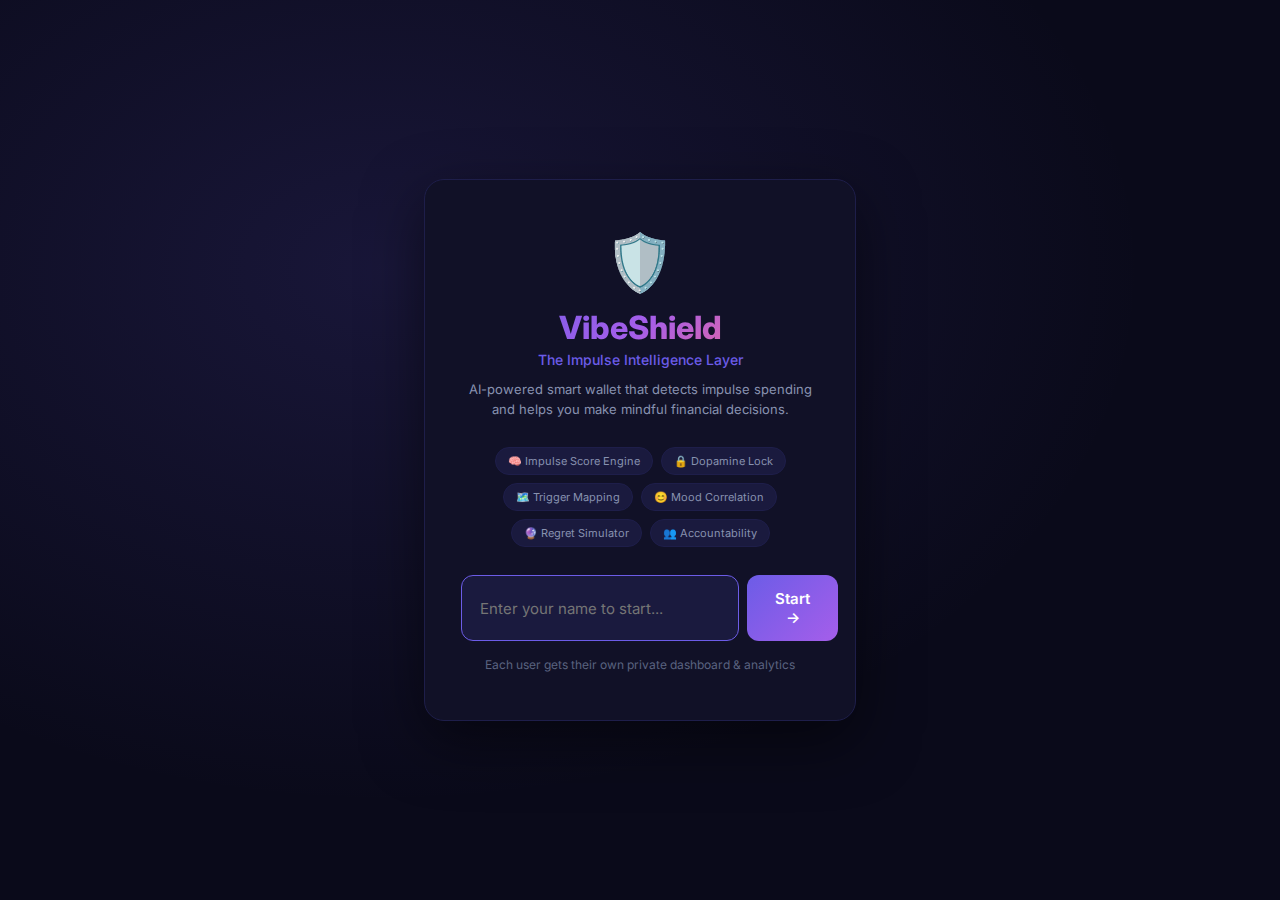
<file: templates/login.html>
<!DOCTYPE html>
<html lang="en">
<head>
    <meta charset="UTF-8">
    <meta name="viewport" content="width=device-width, initial-scale=1.0">
    <title>VibeShield — Login</title>
    <link rel="preconnect" href="https://fonts.googleapis.com">
    <link href="https://fonts.googleapis.com/css2?family=Inter:wght@300;400;500;600;700;800&display=swap" rel="stylesheet">
    <link rel="stylesheet" href="/static/css/style.css">
</head>
<body class="login-body">
    <div class="login-container">
        <div class="login-card">
            <div class="login-header">
                <div class="login-icon">🛡️</div>
                <h1>VibeShield</h1>
                <p class="login-subtitle">The Impulse Intelligence Layer</p>
                <p class="login-desc">AI-powered smart wallet that detects impulse spending<br>and helps you make mindful financial decisions.</p>
            </div>
            <div class="login-features">
                <div class="feature-pill">🧠 Impulse Score Engine</div>
                <div class="feature-pill">🔒 Dopamine Lock</div>
                <div class="feature-pill">🗺️ Trigger Mapping</div>
                <div class="feature-pill">😊 Mood Correlation</div>
                <div class="feature-pill">🔮 Regret Simulator</div>
                <div class="feature-pill">👥 Accountability</div>
            </div>
            <form id="loginForm" class="login-form">
                <div class="input-group">
                    <input type="text" id="username" placeholder="Enter your name to start..."
                           autocomplete="off" autofocus required maxlength="30">
                    <button type="submit" class="login-btn">
                        Start <span>→</span>
                    </button>
                </div>
            </form>
            <p class="login-hint">Each user gets their own private dashboard & analytics</p>
        </div>
    </div>
    <script>
        document.getElementById('loginForm').addEventListener('submit', async (e) => {
            e.preventDefault();
            const name = document.getElementById('username').value.trim();
            if (!name) return;
            const btn = document.querySelector('.login-btn');
            btn.innerHTML = 'Loading...';
            btn.disabled = true;
            try {
                const res = await fetch('/api/login', {
                    method: 'POST',
                    headers: {'Content-Type': 'application/json'},
                    body: JSON.stringify({username: name})
                });
                const data = await res.json();
                if (data.redirect || data.status === 'ok') {
                    window.location.href = '/';
                }
            } catch(err) {
                btn.innerHTML = 'Start <span>→</span>';
                btn.disabled = false;
            }
        });
    </script>
</body>
</html>
</file>
<file: static/css/style.css>
/* VibeShield v2.0 — Dark Fintech Theme */
:root {
    --bg-primary: #0a0a1a;
    --bg-card: #111127;
    --bg-card-hover: #161640;
    --bg-input: #1a1a3e;
    --border: #1e1e4a;
    --text-primary: #e6e6ff;
    --text-secondary: #8892b0;
    --text-muted: #5a6380;
    --accent: #6c5ce7;
    --accent-glow: rgba(108, 92, 231, 0.3);
    --green: #2ed573;
    --green-glow: rgba(46, 213, 115, 0.3);
    --red: #ff4757;
    --red-glow: rgba(255, 71, 87, 0.3);
    --orange: #ffa502;
    --orange-glow: rgba(255, 165, 2, 0.3);
    --radius: 12px;
    --radius-sm: 8px;
    --shadow: 0 4px 24px rgba(0, 0, 0, 0.4);
}

* { margin: 0; padding: 0; box-sizing: border-box; }
body { font-family: 'Inter', -apple-system, sans-serif; background: var(--bg-primary); color: var(--text-primary); min-height: 100vh; }
a { color: var(--accent); text-decoration: none; }

/* ─── Navbar ─── */
.navbar {
    display: flex; align-items: center; justify-content: space-between;
    padding: 12px 24px; background: var(--bg-card); border-bottom: 1px solid var(--border);
    position: sticky; top: 0; z-index: 100; backdrop-filter: blur(12px);
    flex-wrap: wrap; gap: 8px;
}
.nav-brand { display: flex; align-items: center; gap: 8px; }
.brand-icon { font-size: 24px; }
.brand-text { font-size: 18px; font-weight: 700; background: linear-gradient(135deg, #6c5ce7, #a55eea); -webkit-background-clip: text; -webkit-text-fill-color: transparent; }
.brand-tag { font-size: 10px; background: var(--accent); color: white; padding: 2px 6px; border-radius: 4px; font-weight: 600; }
.nav-links { display: flex; gap: 4px; }
.nav-link { padding: 8px 16px; border-radius: var(--radius-sm); color: var(--text-secondary); font-size: 14px; font-weight: 500; transition: all 0.2s; display: flex; align-items: center; gap: 6px; }
.nav-link:hover { background: var(--bg-input); color: var(--text-primary); }
.nav-link.active { background: var(--accent); color: white; }
.nav-link .nav-label { }
.nav-user { display: flex; align-items: center; gap: 10px; }
.user-badge { background: var(--bg-input); padding: 6px 14px; border-radius: 20px; font-size: 13px; font-weight: 500; }
.logout-btn { font-size: 18px; opacity: 0.6; transition: opacity 0.2s; cursor: pointer; }
.logout-btn:hover { opacity: 1; }

/* ─── Main Content ─── */
.main-content { max-width: 1280px; margin: 0 auto; padding: 24px; }

/* ─── Cards ─── */
.card { background: var(--bg-card); border: 1px solid var(--border); border-radius: var(--radius); padding: 24px; margin-bottom: 20px; transition: border-color 0.3s; }
.card:hover { border-color: rgba(108, 92, 231, 0.3); }
.card-title { font-size: 18px; font-weight: 600; margin-bottom: 8px; }
.card-desc { color: var(--text-secondary); font-size: 13px; margin-bottom: 16px; }

/* ─── Login Page ─── */
.login-body { display: flex; align-items: center; justify-content: center; min-height: 100vh; background: radial-gradient(ellipse at 30% 30%, rgba(108,92,231,0.15) 0%, transparent 60%), var(--bg-primary); }
.login-container { width: 100%; max-width: 480px; padding: 24px; }
.login-card { background: var(--bg-card); border: 1px solid var(--border); border-radius: 20px; padding: 48px 36px; text-align: center; box-shadow: 0 20px 60px rgba(0,0,0,0.5); }
.login-header { margin-bottom: 28px; }
.login-icon { font-size: 56px; margin-bottom: 12px; }
.login-header h1 { font-size: 32px; font-weight: 800; background: linear-gradient(135deg, #6c5ce7, #a55eea, #ff6b81); -webkit-background-clip: text; -webkit-text-fill-color: transparent; }
.login-subtitle { color: var(--accent); font-size: 14px; font-weight: 500; margin-top: 4px; }
.login-desc { color: var(--text-secondary); font-size: 13px; margin-top: 12px; line-height: 1.5; }
.login-features { display: flex; flex-wrap: wrap; justify-content: center; gap: 8px; margin-bottom: 28px; }
.feature-pill { background: var(--bg-input); padding: 6px 12px; border-radius: 20px; font-size: 11px; color: var(--text-secondary); border: 1px solid var(--border); }
.login-form { margin-bottom: 16px; }
.input-group { display: flex; gap: 8px; }
.input-group input { flex: 1; padding: 14px 18px; background: var(--bg-input); border: 1px solid var(--border); border-radius: var(--radius); color: var(--text-primary); font-size: 15px; font-family: inherit; outline: none; transition: border-color 0.3s; }
.input-group input:focus { border-color: var(--accent); }
.login-btn { padding: 14px 28px; background: linear-gradient(135deg, #6c5ce7, #a55eea); color: white; border: none; border-radius: var(--radius); font-size: 15px; font-weight: 600; cursor: pointer; transition: transform 0.2s, box-shadow 0.2s; font-family: inherit; }
.login-btn:hover { transform: translateY(-2px); box-shadow: 0 8px 24px var(--accent-glow); }
.login-hint { color: var(--text-muted); font-size: 12px; }

/* ─── Page Grid (Analyze Page) ─── */
.page-grid { display: grid; grid-template-columns: 400px 1fr; gap: 24px; align-items: start; }
@media (max-width: 900px) { .page-grid { grid-template-columns: 1fr; } }

/* ─── Form ─── */
.form-card { position: sticky; top: 80px; }
.form-header-row { display: flex; align-items: center; justify-content: space-between; margin-bottom: 8px; }
.form-header-row .card-title { margin-bottom: 0; }
.settings-toggle { background: var(--bg-input); border: 1px solid var(--border); border-radius: var(--radius-sm); width: 36px; height: 36px; font-size: 18px; cursor: pointer; transition: all 0.2s; display: flex; align-items: center; justify-content: center; }
.settings-toggle:hover { border-color: var(--accent); background: var(--bg-card-hover); }
.tx-form { display: flex; flex-direction: column; gap: 14px; }
.form-row { display: grid; grid-template-columns: 1fr 1fr; gap: 12px; }
.form-group { display: flex; flex-direction: column; gap: 6px; min-width: 0; }
.form-group label { font-size: 12px; font-weight: 600; color: var(--text-secondary); text-transform: uppercase; letter-spacing: 0.5px; }
.form-group input, .form-group select {
    padding: 12px 14px; background: var(--bg-input); border: 1px solid var(--border);
    border-radius: var(--radius-sm); color: var(--text-primary); font-size: 16px;
    font-family: inherit; outline: none; transition: border-color 0.2s; width: 100%; box-sizing: border-box;
    -webkit-appearance: none; appearance: none;
}
.form-group input:focus, .form-group select:focus { border-color: var(--accent); }
.form-group select { cursor: pointer; }
.form-group select option { background: var(--bg-card); }

/* ─── Smart Item Input ─── */
.smart-input-group { position: relative; }
.smart-badge { font-size: 10px; background: linear-gradient(135deg, #6c5ce7, #a55eea); color: white; padding: 2px 8px; border-radius: 10px; font-weight: 600; letter-spacing: 0; text-transform: none; vertical-align: middle; margin-left: 4px; }
.smart-input-wrapper { position: relative; }
.smart-detect-result { position: absolute; right: 10px; top: 50%; transform: translateY(-50%); display: flex; align-items: center; gap: 4px; background: rgba(46, 213, 115, 0.15); border: 1px solid rgba(46, 213, 115, 0.3); padding: 3px 10px; border-radius: 12px; font-size: 11px; color: var(--green); font-weight: 600; animation: fadeIn 0.3s ease; pointer-events: none; }
.detect-icon { font-size: 12px; }
.smart-suggestions { position: absolute; left: 0; right: 0; background: var(--bg-card); border: 1px solid var(--border); border-radius: var(--radius-sm); max-height: 150px; overflow-y: auto; z-index: 10; box-shadow: 0 8px 24px rgba(0,0,0,0.4); }
.smart-suggestion-item { padding: 8px 14px; font-size: 13px; cursor: pointer; display: flex; align-items: center; gap: 8px; transition: background 0.15s; }
.smart-suggestion-item:hover { background: var(--bg-input); }
.smart-suggestion-item .sg-cat { color: var(--text-muted); font-size: 11px; margin-left: auto; }

/* ─── Merchant Autocomplete ─── */
.merchant-input-group { position: relative; }
.merchant-input-wrapper { position: relative; }
.merchant-input-wrapper input { width: 100%; }
.merchant-suggestions { position: absolute; top: 100%; left: 0; right: 0; background: var(--bg-card); border: 1px solid var(--border); border-radius: var(--radius-sm); margin-top: 4px; overflow: hidden; box-shadow: 0 8px 24px rgba(0,0,0,0.5); z-index: 120; max-height: 240px; overflow-y: auto; }
.merchant-sug-item { display: flex; align-items: center; gap: 10px; padding: 10px 14px; cursor: pointer; font-size: 13px; transition: background 0.15s; border-bottom: 1px solid var(--border); }
.merchant-sug-item:last-child { border-bottom: none; }
.merchant-sug-item:hover { background: var(--bg-card-hover); }
.ms-emoji { font-size: 18px; flex-shrink: 0; }
.ms-name { font-weight: 600; color: var(--text-primary); }
.ms-cat { margin-left: auto; font-size: 11px; color: var(--text-muted); background: var(--bg-input); padding: 2px 8px; border-radius: 8px; flex-shrink: 0; }

/* ─── Context Bar ─── */
.context-bar { display: flex; gap: 8px; margin-bottom: 14px; padding: 10px; background: var(--bg-input); border-radius: var(--radius-sm); border: 1px solid var(--border); }
.context-item { display: flex; align-items: center; gap: 6px; flex: 1; padding: 4px 8px; border-radius: 6px; background: rgba(255,255,255,0.03); }
.ctx-emoji { font-size: 16px; }
.ctx-text { font-size: 11px; color: var(--text-secondary); font-weight: 500; white-space: nowrap; overflow: hidden; text-overflow: ellipsis; }

/* ─── Connected Insights ─── */
.connected-insights { display: flex; gap: 8px; margin-bottom: 16px; flex-wrap: wrap; }
.connected-insight { display: flex; align-items: center; gap: 6px; padding: 8px 14px; background: var(--bg-input); border-radius: 20px; font-size: 12px; border: 1px solid var(--border); color: var(--text-secondary); animation: slideUp 0.4s ease-out; }
.connected-insight.mood-link { border-color: rgba(108, 92, 231, 0.3); }
.connected-insight.goal-link { border-color: rgba(46, 213, 115, 0.3); }
.connected-insight.trigger-link { border-color: rgba(255, 165, 2, 0.3); }
.connected-insight .ci-emoji { font-size: 14px; }
.connected-insight .ci-text { max-width: 200px; white-space: nowrap; overflow: hidden; text-overflow: ellipsis; }

/* ─── Buttons ─── */
.btn { padding: 12px 20px; border: none; border-radius: var(--radius-sm); font-size: 14px; font-weight: 600; cursor: pointer; transition: all 0.2s; font-family: inherit; display: inline-flex; align-items: center; justify-content: center; gap: 6px; }
.btn-primary { background: linear-gradient(135deg, #6c5ce7, #a55eea); color: white; }
.btn-primary:hover { transform: translateY(-1px); box-shadow: 0 4px 16px var(--accent-glow); }
.btn-success { background: linear-gradient(135deg, #2ed573, #26b960); color: white; }
.btn-success:hover { box-shadow: 0 4px 16px var(--green-glow); }
.btn-danger { background: linear-gradient(135deg, #ff4757, #ff3344); color: white; }
.btn-danger:hover { box-shadow: 0 4px 16px var(--red-glow); }
.btn-outline { background: transparent; border: 1px solid var(--border); color: var(--text-secondary); }
.btn-outline:hover { border-color: var(--accent); color: var(--text-primary); }
.btn-danger-outline { border-color: rgba(255,71,87,0.3); color: var(--red); }
.btn-danger-outline:hover { border-color: var(--red); background: rgba(255,71,87,0.1); }
.btn-full { width: 100%; }
.btn-sm { padding: 8px 16px; font-size: 13px; }
.btn:disabled { opacity: 0.5; cursor: not-allowed; }

/* ─── Demo Buttons ─── */
.demo-section { margin-top: 20px; padding-top: 16px; border-top: 1px solid var(--border); }
.demo-label { font-size: 12px; color: var(--text-muted); margin-bottom: 10px; font-weight: 600; text-transform: uppercase; letter-spacing: 0.5px; }
.demo-buttons { display: flex; flex-direction: column; gap: 6px; }
.demo-btn { padding: 10px 14px; background: var(--bg-input); border: 1px solid var(--border); border-radius: var(--radius-sm); color: var(--text-secondary); font-size: 13px; cursor: pointer; text-align: left; transition: all 0.2s; font-family: inherit; }
.demo-btn:hover { border-color: var(--accent); color: var(--text-primary); background: var(--bg-card-hover); }
.demo-danger { border-left: 3px solid var(--red); }
.demo-warning { border-left: 3px solid var(--orange); }
.demo-safe { border-left: 3px solid var(--green); }

/* ─── Gauge ─── */
.gauge-wrapper { position: relative; width: 180px; height: 180px; }
.gauge-svg { width: 100%; height: 100%; }
.gauge-center { position: absolute; top: 50%; left: 50%; transform: translate(-50%, -50%); text-align: center; }
.gauge-score { font-size: 42px; font-weight: 800; line-height: 1; }
.gauge-label { font-size: 10px; color: var(--text-muted); font-weight: 600; letter-spacing: 1px; margin-top: 4px; }

/* ─── Score Card ─── */
.score-card { animation: slideUp 0.4s ease-out; }
.score-header { display: flex; align-items: center; gap: 24px; margin-bottom: 20px; }
.score-meta { flex: 1; }
.risk-badge { display: inline-block; padding: 6px 16px; border-radius: 20px; font-size: 13px; font-weight: 700; text-transform: uppercase; letter-spacing: 1px; }
.risk-low { background: rgba(46,213,115,0.15); color: var(--green); border: 1px solid rgba(46,213,115,0.3); }
.risk-medium { background: rgba(255,165,2,0.15); color: var(--orange); border: 1px solid rgba(255,165,2,0.3); }
.risk-high { background: rgba(255,71,87,0.15); color: var(--red); border: 1px solid rgba(255,71,87,0.3); }
.score-detail { color: var(--text-secondary); font-size: 13px; margin-top: 8px; line-height: 1.5; }

/* ─── Factor Breakdown ─── */
.factors-grid { display: grid; grid-template-columns: repeat(auto-fit, minmax(200px, 1fr)); gap: 10px; margin-bottom: 16px; }
.factor-item { background: var(--bg-input); padding: 10px 14px; border-radius: var(--radius-sm); border-left: 3px solid var(--accent); }
.factor-header { display: flex; justify-content: space-between; align-items: center; margin-bottom: 6px; }
.factor-name { font-size: 11px; font-weight: 600; color: var(--text-secondary); text-transform: uppercase; letter-spacing: 0.3px; }
.factor-score { font-size: 13px; font-weight: 700; }
.factor-bar { height: 4px; background: rgba(255,255,255,0.1); border-radius: 2px; overflow: hidden; }
.factor-fill { height: 100%; border-radius: 2px; transition: width 1s ease-out; }
.factor-detail { font-size: 11px; color: var(--text-muted); margin-top: 4px; }

/* ─── AI Message ─── */
.ai-message { background: linear-gradient(135deg, rgba(108,92,231,0.1), rgba(165,94,234,0.05)); border: 1px solid rgba(108,92,231,0.2); border-radius: var(--radius); padding: 16px; margin-bottom: 16px; font-size: 14px; line-height: 1.6; }

/* ─── Insight Boxes ─── */
.insight-row { display: grid; grid-template-columns: 1fr 1fr; gap: 12px; margin-bottom: 16px; }
.insight-box { background: var(--bg-input); padding: 14px; border-radius: var(--radius-sm); font-size: 13px; line-height: 1.5; }

/* ─── Accountability Alert ─── */
.accountability-alert { background: rgba(255, 165, 2, 0.1); border: 1px solid rgba(255, 165, 2, 0.3); border-radius: var(--radius); padding: 14px; margin-bottom: 16px; font-size: 13px; color: var(--orange); }

/* ─── Action Buttons ─── */
.action-buttons { display: flex; gap: 12px; }
.action-buttons .btn { flex: 1; padding: 14px; font-size: 15px; }

/* ─── Dopamine Lock ─── */
.dopamine-lock {
    position: fixed; top: 0; left: 0; right: 0; bottom: 0;
    background: rgba(10, 10, 26, 0.95); backdrop-filter: blur(20px);
    z-index: 1000; display: flex; align-items: center; justify-content: center;
    animation: fadeIn 0.5s ease;
}
.lock-content { text-align: center; max-width: 420px; padding: 24px; }
.lock-icon { font-size: 48px; margin-bottom: 12px; animation: pulse 2s infinite; }
.lock-content h2 { font-size: 24px; font-weight: 700; margin-bottom: 8px; color: var(--red); }
.lock-subtitle { color: var(--text-secondary); font-size: 14px; margin-bottom: 24px; font-style: italic; line-height: 1.5; min-height: 42px; transition: opacity 0.4s ease; }

/* ─── Lock Phase Indicator ─── */
.lock-phase-indicator { display: flex; align-items: center; justify-content: center; gap: 0; margin-bottom: 20px; }
.phase-dot { width: 12px; height: 12px; border-radius: 50%; background: rgba(255,255,255,0.15); border: 2px solid rgba(255,255,255,0.2); transition: all 0.4s ease; }
.phase-dot.active { background: var(--accent); border-color: var(--accent); box-shadow: 0 0 12px var(--accent-glow); }
.phase-dot.done { background: var(--green); border-color: var(--green); box-shadow: 0 0 8px var(--green-glow); }
.phase-line { width: 40px; height: 2px; background: rgba(255,255,255,0.1); transition: background 0.4s ease; }
.phase-line.filled { background: var(--green); }
.lock-phase-label { font-size: 11px; color: var(--accent); font-weight: 700; text-transform: uppercase; letter-spacing: 1.5px; margin-bottom: 8px; }
.lock-question-area { margin-bottom: 20px; }
.lock-question-fade { animation: questionFade 0.5s ease; }
@keyframes questionFade { 0% { opacity: 0; transform: translateY(10px); } 100% { opacity: 1; transform: translateY(0); } }
.breathing-container { position: relative; width: 160px; height: 160px; margin: 0 auto 24px; display: flex; align-items: center; justify-content: center; }
.breathing-circle {
    width: 120px; height: 120px; border-radius: 50%;
    background: radial-gradient(circle, rgba(108,92,231,0.6) 0%, rgba(108,92,231,0.1) 70%);
    animation: breathe 6s ease-in-out infinite;
    box-shadow: 0 0 40px var(--accent-glow);
}
.breathing-text { position: absolute; font-size: 14px; font-weight: 600; color: var(--accent); }
.lock-timer { margin-bottom: 24px; }
.timer-bar { height: 6px; background: rgba(255,255,255,0.1); border-radius: 3px; overflow: hidden; margin-bottom: 8px; }
.timer-fill { height: 100%; background: linear-gradient(90deg, var(--red), var(--orange), var(--green)); border-radius: 3px; transition: width 1s linear; width: 0%; }
.timer-text { font-size: 18px; font-weight: 700; color: var(--text-primary); }
.lock-buttons { display: flex; gap: 12px; justify-content: center; }
.lock-buttons .btn { min-width: 160px; }

/* ─── Celebration ─── */
.celebration {
    position: fixed; top: 0; left: 0; right: 0; bottom: 0;
    background: rgba(10, 10, 26, 0.90); backdrop-filter: blur(12px);
    z-index: 1001; display: flex; align-items: center; justify-content: center;
    animation: fadeIn 0.3s ease;
}
.celebration-content { text-align: center; animation: scaleIn 0.4s ease-out; }
.celebration-icon { font-size: 72px; margin-bottom: 16px; animation: bounce 0.5s ease; }
.celebration-content h2 { font-size: 28px; font-weight: 800; color: var(--green); margin-bottom: 12px; }
.celebration-content p { color: var(--text-secondary); font-size: 16px; margin-bottom: 24px; line-height: 1.5; }

/* ─── Recent Transactions List ─── */
.recent-list { max-height: 400px; overflow-y: auto; }
.recent-item { display: flex; align-items: center; justify-content: space-between; padding: 12px 14px; border-bottom: 1px solid var(--border); transition: background 0.2s; }
.recent-item:hover { background: var(--bg-input); }
.recent-item:last-child { border-bottom: none; }
.recent-left { display: flex; align-items: center; gap: 12px; }
.recent-icon { width: 36px; height: 36px; border-radius: 10px; display: flex; align-items: center; justify-content: center; font-size: 16px; }
.recent-icon.low { background: rgba(46,213,115,0.15); }
.recent-icon.medium { background: rgba(255,165,2,0.15); }
.recent-icon.high { background: rgba(255,71,87,0.15); }
.recent-info { display: flex; flex-direction: column; }
.recent-merchant { font-size: 14px; font-weight: 500; }
.recent-cat { font-size: 11px; color: var(--text-muted); }
.recent-right { text-align: right; }
.recent-amount { font-size: 14px; font-weight: 600; }
.recent-score { font-size: 11px; color: var(--text-muted); }
.recent-cancelled { text-decoration: line-through; opacity: 0.5; }

/* ─── Empty State ─── */
.empty-state { text-align: center; padding: 48px 24px; }
.empty-icon { font-size: 48px; margin-bottom: 12px; }
.empty-state h3 { font-size: 20px; margin-bottom: 8px; }
.empty-state p { color: var(--text-secondary); font-size: 14px; }
.empty-text { color: var(--text-muted); font-size: 13px; padding: 16px 0; text-align: center; }
.chart-empty { color: var(--text-muted); font-size: 13px; padding: 32px 16px; text-align: center; background: var(--bg-input); border-radius: var(--radius-sm); }

/* ─── Dashboard ─── */
.stats-row { display: grid; grid-template-columns: repeat(5, 1fr); gap: 14px; margin-bottom: 20px; }
@media (max-width: 900px) { .stats-row { grid-template-columns: repeat(3, 1fr); } }
.stat-card { background: var(--bg-card); border: 1px solid var(--border); border-radius: var(--radius); padding: 20px; text-align: center; transition: all 0.3s; }
.stat-card:hover { border-color: rgba(108,92,231,0.3); transform: translateY(-2px); }
.stat-card.accent { border-color: rgba(46,213,115,0.3); background: linear-gradient(135deg, rgba(46,213,115,0.05), transparent); }
.stat-icon { font-size: 24px; margin-bottom: 8px; }
.stat-value { font-size: 24px; font-weight: 800; margin-bottom: 4px; }
.stat-label { font-size: 11px; color: var(--text-muted); text-transform: uppercase; letter-spacing: 0.5px; font-weight: 600; }

.level-card { display: flex; align-items: center; justify-content: space-between; gap: 20px; }
.level-info { display: flex; align-items: center; gap: 12px; }
.level-emoji { font-size: 32px; }
.level-name { font-size: 18px; font-weight: 700; }
.level-tier { font-size: 12px; color: var(--text-muted); background: var(--bg-input); padding: 3px 10px; border-radius: 10px; margin-left: 8px; }
.level-progress { flex: 1; max-width: 300px; }
.level-bar { height: 8px; background: rgba(255,255,255,0.1); border-radius: 4px; overflow: hidden; margin-bottom: 6px; }
.level-fill { height: 100%; background: linear-gradient(90deg, var(--accent), #a55eea); border-radius: 4px; transition: width 1s ease; }
.level-hint { font-size: 11px; color: var(--text-muted); }

.charts-row { display: grid; grid-template-columns: 1fr 1fr; gap: 20px; }
@media (max-width: 900px) { .charts-row { grid-template-columns: 1fr; } }
.chart-card h3 { margin-bottom: 12px; font-size: 16px; }
.chart-container { position: relative; height: 280px; }

.settings-row { display: grid; grid-template-columns: 1fr 1fr; gap: 20px; }
@media (max-width: 900px) { .settings-row { grid-template-columns: 1fr; } }
.inline-form { display: flex; gap: 8px; margin-top: 12px; align-items: center; flex-wrap: wrap; }
.inline-form input { padding: 8px 12px; background: var(--bg-input); border: 1px solid var(--border); border-radius: var(--radius-sm); color: var(--text-primary); font-size: 13px; font-family: inherit; outline: none; flex: 1; min-width: 100px; }
.inline-form input:focus { border-color: var(--accent); }
.goals-list, .contacts-list { min-height: 40px; }
.goal-item, .contact-item { display: flex; justify-content: space-between; align-items: center; padding: 10px 0; border-bottom: 1px solid var(--border); font-size: 13px; }
.goal-name { font-weight: 600; }
.goal-progress { display: flex; align-items: center; gap: 8px; color: var(--text-secondary); }
.goal-bar { width: 80px; height: 6px; background: rgba(255,255,255,0.1); border-radius: 3px; overflow: hidden; }
.goal-bar-fill { height: 100%; background: var(--green); border-radius: 3px; }

.actions-row { display: flex; gap: 12px; justify-content: center; margin-top: 12px; }

/* ─── Triggers ─── */
.triggers-page .heatmap-container { overflow-x: auto; }
.triggers-grid { display: grid; grid-template-columns: 1.5fr 1fr; gap: 20px; }
@media (max-width: 900px) { .triggers-grid { grid-template-columns: 1fr; } }
.top-cat-item { margin-bottom: 12px; }
.top-cat-info { display: flex; justify-content: space-between; margin-bottom: 4px; font-size: 13px; }
.top-cat-name { font-weight: 500; }
.top-cat-amount { color: var(--text-secondary); }
.top-cat-bar { height: 6px; background: rgba(255,255,255,0.1); border-radius: 3px; overflow: hidden; }
.top-cat-fill { height: 100%; background: linear-gradient(90deg, var(--accent), #a55eea); border-radius: 3px; transition: width 0.8s ease; }
.insight-item { padding: 12px 16px; background: var(--bg-input); border-radius: var(--radius-sm); margin-bottom: 8px; font-size: 14px; line-height: 1.5; border-left: 3px solid var(--accent); }

/* ─── Mood Page ─── */
.mood-page .mood-grid { display: grid; grid-template-columns: 1.5fr 1fr; gap: 20px; }
@media (max-width: 900px) { .mood-page .mood-grid { grid-template-columns: 1fr; } }
.mood-selector { display: grid; grid-template-columns: repeat(4, 1fr); gap: 10px; margin-bottom: 16px; }
.mood-btn { background: var(--bg-input); border: 2px solid var(--border); border-radius: var(--radius); padding: 16px 8px; text-align: center; cursor: pointer; transition: all 0.2s; color: var(--text-secondary); font-family: inherit; }
.mood-btn:hover { border-color: var(--accent); background: var(--bg-card-hover); }
.mood-btn.selected { border-color: var(--accent); background: rgba(108,92,231,0.15); color: var(--text-primary); }
.mood-emoji-big { font-size: 28px; display: block; margin-bottom: 6px; }
.mood-btn span:last-child { font-size: 12px; font-weight: 500; }
.mood-intensity { margin-top: 16px; }
.mood-intensity label { font-size: 13px; font-weight: 600; color: var(--text-secondary); display: block; margin-bottom: 8px; }
.mood-intensity input[type="range"] { width: 100%; margin-bottom: 12px; accent-color: var(--accent); }
.mood-intensity textarea { width: 100%; padding: 10px 14px; background: var(--bg-input); border: 1px solid var(--border); border-radius: var(--radius-sm); color: var(--text-primary); font-size: 13px; font-family: inherit; resize: vertical; outline: none; margin-bottom: 12px; }
.mood-intensity textarea:focus { border-color: var(--accent); }
.current-mood-display { display: flex; align-items: center; gap: 16px; padding: 16px; background: var(--bg-input); border-radius: var(--radius-sm); }
.current-mood-emoji { font-size: 40px; }
.current-mood-name { font-size: 18px; font-weight: 700; }
.current-mood-time { font-size: 12px; color: var(--text-muted); margin-top: 2px; }
.mood-history { margin-top: 16px; }
.mood-history h4 { font-size: 13px; color: var(--text-muted); margin-bottom: 8px; text-transform: uppercase; letter-spacing: 0.5px; }
.mood-history-item { display: flex; align-items: center; gap: 10px; padding: 8px 0; border-bottom: 1px solid var(--border); font-size: 13px; }
.mood-time { color: var(--text-muted); font-size: 11px; margin-left: auto; }
.mood-charts-row { display: grid; grid-template-columns: 1fr 1fr; gap: 20px; }
@media (max-width: 900px) { .mood-charts-row { grid-template-columns: 1fr; } }

/* ─── Mood Risk Map (Interconnection) ─── */
.mood-risk-map { display: flex; flex-direction: column; gap: 6px; }
.risk-row { padding: 8px 14px; border-radius: var(--radius-sm); font-size: 13px; color: var(--text-secondary); }
.risk-row.high { background: rgba(255,71,87,0.08); border-left: 3px solid var(--red); }
.risk-row.medium { background: rgba(255,165,2,0.08); border-left: 3px solid var(--orange); }
.risk-row.low { background: rgba(46,213,115,0.08); border-left: 3px solid var(--green); }

/* ─── Settings Modal ─── */
.settings-modal { position: fixed; top: 0; left: 0; right: 0; bottom: 0; z-index: 1500; display: flex; align-items: center; justify-content: center; }
.settings-overlay { position: absolute; top: 0; left: 0; right: 0; bottom: 0; background: rgba(10,10,26,0.85); backdrop-filter: blur(8px); }
.settings-panel { position: relative; background: var(--bg-card); border: 1px solid var(--border); border-radius: 16px; width: 100%; max-width: 440px; max-height: 85vh; overflow-y: auto; animation: scaleIn 0.3s ease; box-shadow: 0 24px 60px rgba(0,0,0,0.6); }
.settings-header { display: flex; align-items: center; justify-content: space-between; padding: 20px 24px 16px; border-bottom: 1px solid var(--border); }
.settings-header h3 { font-size: 18px; font-weight: 700; }
.settings-close { background: none; border: none; color: var(--text-muted); font-size: 20px; cursor: pointer; padding: 4px 8px; transition: color 0.2s; }
.settings-close:hover { color: var(--text-primary); }
.settings-body { padding: 20px 24px; }
.setting-group { margin-bottom: 24px; }
.setting-group:last-child { margin-bottom: 0; }
.setting-label { font-size: 14px; font-weight: 600; margin-bottom: 4px; }
.setting-desc { font-size: 12px; color: var(--text-muted); margin-bottom: 12px; }
.setting-options { display: flex; gap: 6px; flex-wrap: wrap; }
.setting-opt { padding: 8px 14px; background: var(--bg-input); border: 1px solid var(--border); border-radius: var(--radius-sm); color: var(--text-secondary); font-size: 13px; font-weight: 500; cursor: pointer; transition: all 0.2s; font-family: inherit; }
.setting-opt:hover { border-color: var(--accent); color: var(--text-primary); }
.setting-opt.active { background: var(--accent); border-color: var(--accent); color: white; }
.setting-toggle-row { display: flex; align-items: center; gap: 10px; }
.setting-toggle-row input[type="checkbox"] { width: 18px; height: 18px; accent-color: var(--accent); cursor: pointer; }
.setting-toggle-row label { font-size: 13px; color: var(--text-secondary); cursor: pointer; }
.settings-footer { padding: 16px 24px; border-top: 1px solid var(--border); text-align: right; }

/* ─── Toast ─── */
#toast-container { position: fixed; bottom: 24px; right: 24px; z-index: 2000; display: flex; flex-direction: column; gap: 8px; }
.toast { padding: 14px 20px; border-radius: var(--radius-sm); font-size: 14px; color: white; transform: translateX(120%); transition: transform 0.3s ease; max-width: 360px; box-shadow: 0 8px 24px rgba(0,0,0,0.4); }
.toast.show { transform: translateX(0); }
.toast-info { background: var(--accent); }
.toast-success { background: #2d8a56; }
.toast-error { background: #c0392b; }
.toast-warning { background: #e67e22; }

/* ─── Trigger Context Grid (Interconnection) ─── */
.trigger-context-grid { display: grid; grid-template-columns: repeat(4, 1fr); gap: 12px; margin-top: 12px; }
@media (max-width: 768px) { .trigger-context-grid { grid-template-columns: repeat(2, 1fr); } }
.trigger-ctx-card { background: var(--bg-input); border: 1px solid var(--border); border-radius: var(--radius-sm); padding: 14px; text-align: center; }
.tc-icon { font-size: 24px; margin-bottom: 6px; }
.tc-label { font-size: 11px; color: var(--text-muted); text-transform: uppercase; letter-spacing: 0.5px; margin-bottom: 4px; }
.tc-value { font-size: 14px; font-weight: 700; color: var(--text-primary); margin-bottom: 4px; }
.tc-hint { font-size: 11px; color: var(--text-muted); }

/* ─── Dashboard Cross-Mode Row (Interconnection) ─── */
.cross-mode-row { display: flex; align-items: center; gap: 16px; padding: 8px 0; flex-wrap: wrap; }
.cross-mode-item { display: flex; align-items: center; gap: 8px; flex: 1; min-width: 140px; }
.cm-emoji { font-size: 20px; }
.cm-label { font-size: 11px; color: var(--text-muted); text-transform: uppercase; letter-spacing: 0.3px; }
.cm-value { font-size: 13px; font-weight: 600; color: var(--text-primary); margin-left: auto; }
.cross-mode-divider { width: 1px; height: 30px; background: var(--border); flex-shrink: 0; }
@media (max-width: 768px) { .cross-mode-divider { display: none; } .cross-mode-row { gap: 10px; } }

/* ─── Animations ─── */
@keyframes fadeIn { from { opacity: 0; } to { opacity: 1; } }
@keyframes slideUp { from { opacity: 0; transform: translateY(20px); } to { opacity: 1; transform: translateY(0); } }
@keyframes scaleIn { from { transform: scale(0.8); opacity: 0; } to { transform: scale(1); opacity: 1; } }
@keyframes breathe {
    0%, 100% { transform: scale(0.6); opacity: 0.4; }
    50% { transform: scale(1.15); opacity: 1; }
}
@keyframes pulse { 0%, 100% { transform: scale(1); } 50% { transform: scale(1.1); } }
@keyframes bounce { 0% { transform: translateY(-20px); } 50% { transform: translateY(5px); } 100% { transform: translateY(0); } }

.hidden { display: none !important; }

/* ─── Scrollbar ─── */
::-webkit-scrollbar { width: 6px; }
::-webkit-scrollbar-track { background: var(--bg-primary); }
::-webkit-scrollbar-thumb { background: var(--border); border-radius: 3px; }
::-webkit-scrollbar-thumb:hover { background: var(--accent); }

/* ════════════════════════════════════════════════════════════ */
/* ─── RESPONSIVE — TABLET (≤768px) ─── */
/* ════════════════════════════════════════════════════════════ */
@media (max-width: 768px) {
    /* Navbar: stack brand + links, hide text labels */
    .navbar { padding: 10px 14px; gap: 6px; }
    .nav-links { gap: 2px; order: 3; width: 100%; justify-content: center; }
    .nav-link { padding: 6px 12px; font-size: 13px; }
    .nav-link .nav-label { display: none; }
    .nav-user { gap: 6px; }
    .user-badge { font-size: 12px; padding: 4px 10px; }
    .brand-text { font-size: 16px; }
    .brand-tag { display: none; }

    /* Main content */
    .main-content { padding: 16px 12px; }

    /* Cards */
    .card { padding: 18px 16px; margin-bottom: 14px; }
    .card-title { font-size: 16px; }

    /* Form card: remove sticky on mobile so results are visible */
    .form-card { position: static !important; }

    /* Results area: ensure visible */
    .results-area { min-height: 0; }

    /* Stats row: 2 columns on tablet */
    .stats-row { grid-template-columns: repeat(2, 1fr) !important; gap: 10px; }
    .stat-card { padding: 14px 10px; }
    .stat-value { font-size: 20px; }
    .stat-icon { font-size: 20px; }

    /* Level card */
    .level-card { flex-direction: column; align-items: stretch; gap: 12px; }
    .level-progress { max-width: 100%; }

    /* Charts */
    .charts-row { grid-template-columns: 1fr !important; gap: 14px; }
    .chart-container { height: 240px; }

    /* Settings/goals row */
    .settings-row { grid-template-columns: 1fr !important; }

    /* Score header */
    .score-header { flex-direction: column; align-items: center; gap: 12px; }
    .gauge-wrapper { width: 150px; height: 150px; }
    .gauge-score { font-size: 36px; }

    /* Factor grid */
    .factors-grid { grid-template-columns: 1fr !important; }

    /* Insight row */
    .insight-row { grid-template-columns: 1fr; }

    /* Action buttons */
    .action-buttons { flex-direction: column; gap: 10px; }
    .action-buttons .btn { padding: 14px; font-size: 14px; }

    /* Context bar */
    .context-bar { flex-wrap: wrap; gap: 6px; padding: 8px; }
    .context-item { flex: 1 1 45%; min-width: 0; }

    /* Connected insights */
    .connected-insights { gap: 6px; }
    .connected-insight { padding: 6px 10px; font-size: 11px; }
    .connected-insight .ci-text { max-width: 140px; }

    /* Triggers */
    .triggers-grid { grid-template-columns: 1fr !important; }
    .trigger-context-grid { grid-template-columns: repeat(2, 1fr) !important; }

    /* Mood */
    .mood-page .mood-grid { grid-template-columns: 1fr !important; }
    .mood-selector { grid-template-columns: repeat(4, 1fr); gap: 8px; }
    .mood-btn { padding: 12px 6px; }
    .mood-emoji-big { font-size: 24px; }
    .mood-charts-row { grid-template-columns: 1fr !important; }

    /* Cross-mode row */
    .cross-mode-row { flex-direction: column; gap: 8px; }
    .cross-mode-divider { display: none; }
    .cross-mode-item { min-width: unset; }

    /* Lock overlay — full screen on mobile, scrollable */
    .dopamine-lock { padding: 16px; overflow-y: auto; align-items: flex-start; }
    .lock-content { max-width: 100%; width: 100%; padding: 20px 16px; margin-top: 20px; }
    .lock-content h2 { font-size: 20px; }
    .lock-subtitle { font-size: 13px; }
    .lock-buttons { flex-direction: column; gap: 10px; }
    .lock-buttons .btn { min-width: unset; width: 100%; padding: 16px; font-size: 15px; }
    .breathing-container { width: 120px; height: 120px; }
    .breathing-circle { width: 90px; height: 90px; }

    /* Heatmap: fit to screen */
    .heatmap-container { overflow-x: auto; -webkit-overflow-scrolling: touch; }
    #heatmapCanvas { max-width: none; }

    /* Celebration — better on mobile */
    .celebration { padding: 24px; }
    .celebration-content { max-width: 90vw; }

    /* Celebration */
    .celebration-icon { font-size: 56px; }
    .celebration-content h2 { font-size: 22px; }
    .celebration-content p { font-size: 14px; }

    /* Settings modal */
    .settings-panel { max-width: 95vw; margin: 10px; }
    .settings-header { padding: 16px 18px 12px; }
    .settings-body { padding: 16px 18px; }

    /* Login */
    .login-card { padding: 32px 24px; }
    .login-header h1 { font-size: 26px; }
    .login-icon { font-size: 44px; }
    .input-group { flex-direction: column; }
    .login-btn { width: 100%; }
    .login-features { gap: 6px; }
    .feature-pill { font-size: 10px; padding: 4px 8px; }

    /* Toast */
    #toast-container { left: 12px; right: 12px; bottom: 16px; }
    .toast { max-width: 100%; font-size: 13px; padding: 12px 16px; }

    /* Recent transactions */
    .recent-item { padding: 10px 8px; }
    .recent-left { gap: 8px; }
    .recent-icon { width: 32px; height: 32px; font-size: 14px; }
    .recent-merchant { font-size: 13px; }

    /* Demo buttons */
    .demo-btn { padding: 8px 12px; font-size: 12px; }

    /* Form */
    .form-row { grid-template-columns: 1fr; gap: 10px; }
}

/* ════════════════════════════════════════════════════════════ */
/* ─── RESPONSIVE — SMALL MOBILE (≤480px) ─── */
/* ════════════════════════════════════════════════════════════ */
@media (max-width: 480px) {
    .navbar { padding: 8px 10px; }
    .nav-link { padding: 5px 8px; font-size: 12px; }
    .brand-icon { font-size: 20px; }
    .brand-text { font-size: 14px; }

    .main-content { padding: 12px 8px; }
    .card { padding: 14px 12px; border-radius: 10px; }
    .card-title { font-size: 15px; }
    .card-desc { font-size: 12px; }

    /* Stats: 2 columns, smaller */
    .stats-row { gap: 8px; }
    .stat-card { padding: 12px 8px; border-radius: 10px; }
    .stat-value { font-size: 18px; }
    .stat-label { font-size: 10px; }
    .stat-icon { font-size: 18px; margin-bottom: 4px; }

    /* Mood: 2x2 grid on very small */
    .mood-selector { grid-template-columns: repeat(2, 1fr); }

    /* Context */
    .context-bar { flex-direction: column; }
    .context-item { flex: unset; }

    /* Score */
    .gauge-wrapper { width: 130px; height: 130px; }
    .gauge-score { font-size: 32px; }
    .risk-badge { font-size: 11px; padding: 4px 12px; }

    /* Login */
    .login-container { padding: 16px; }
    .login-card { padding: 28px 18px; border-radius: 16px; }
    .login-header h1 { font-size: 22px; }
    .login-icon { font-size: 36px; }
    .login-desc { font-size: 12px; }

    /* Lock */
    .dopamine-lock { padding: 12px; }
    .lock-content { margin-top: 10px; padding: 16px 12px; }
    .lock-icon { font-size: 36px; margin-bottom: 8px; }
    .lock-content h2 { font-size: 17px; }
    .lock-subtitle { font-size: 12px; min-height: 32px; margin-bottom: 16px; }
    .phase-line { width: 20px; }
    .phase-dot { width: 10px; height: 10px; }
    .timer-text { font-size: 16px; }
    .breathing-container { width: 100px; height: 100px; margin-bottom: 16px; }
    .breathing-circle { width: 75px; height: 75px; }
    .breathing-text { font-size: 12px; }
    .lock-buttons .btn { padding: 14px; font-size: 14px; }

    /* Trigger context */
    .trigger-context-grid { grid-template-columns: 1fr 1fr !important; gap: 8px; }
    .trigger-ctx-card { padding: 10px; }
    .tc-icon { font-size: 20px; }
    .tc-value { font-size: 12px; }

    /* Inline forms */
    .inline-form { flex-direction: column; }
    .inline-form input { width: 100%; min-width: unset; }

    /* Goals */
    .goal-item, .contact-item { flex-direction: column; align-items: flex-start; gap: 4px; }
    .goal-progress { width: 100%; }
    .goal-bar { flex: 1; }
}

/* ════════════════════════════════════════════════════════════ */
/* ─── RESPONSIVE — LARGE DESKTOP (≥1400px) ─── */
/* ════════════════════════════════════════════════════════════ */
@media (min-width: 1400px) {
    .main-content { max-width: 1400px; }
    .stats-row { grid-template-columns: repeat(5, 1fr); }
}
</file>
